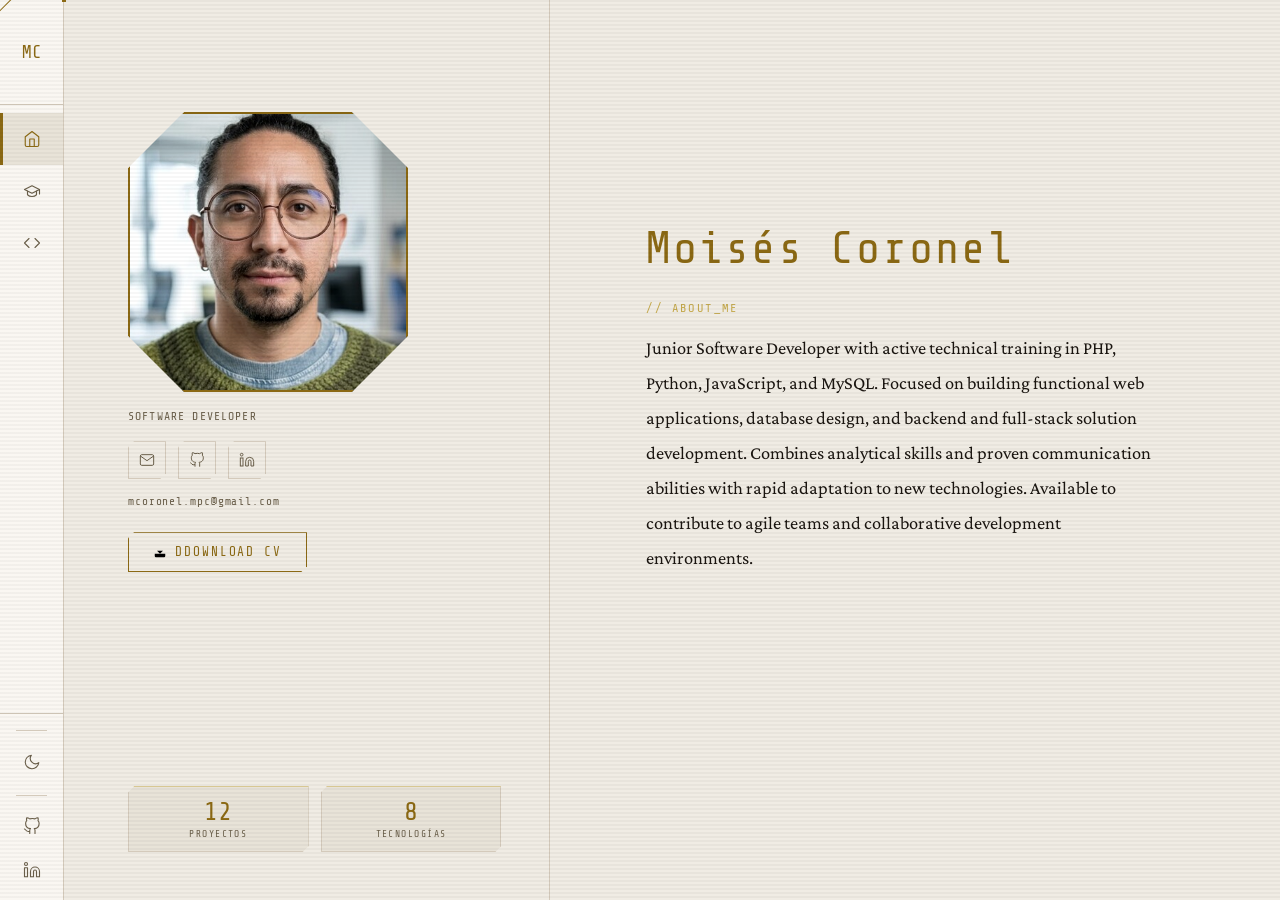
<file: index.html>
<!-- ════════════════ ARCHIVO: index.html ════════════════ -->
<!DOCTYPE html>
<html lang="es" data-theme="">
<head>
  <meta charset="UTF-8">
  <meta name="viewport" content="width=device-width, initial-scale=1.0">
  <title>Moises Coronel — Portfolio</title>
  <meta name="description" content="Portafolio personal de Tu Nombre. Aspiring Data Analyst y Software Developer con background en educación.">

  <!-- Open Graph -->
  <meta property="og:title"       content="Moises Coronel — Portfolio">
  <meta property="og:description" content="Software Developer">
  <meta property="og:image"       content="assets/photo.jpg">
  <meta property="og:url"         content="https://tu-usuario.github.io">
  <meta property="og:type"        content="website">

  <!-- Twitter Card -->
  <meta name="twitter:card"        content="summary_large_image">
  <meta name="twitter:title"       content="Moises Coronel — Portfolio">
  <meta name="twitter:description" content="Software Developer">

  <link rel="icon" href="data:image/svg+xml,<svg xmlns='http://www.w3.org/2000/svg' viewBox='0 0 32 32'><rect width='32' height='32' fill='%23080808'/><text x='4' y='24' font-size='20' font-family='monospace' fill='%23c8a96e'>∴</text></svg>">
  <link rel="stylesheet" href="style.css">
</head>
<body id="page-home">

  <!-- Custom cursor (desktop) -->
  <div id="cursor" aria-hidden="true"></div>
  <div id="cursor-dot" aria-hidden="true"></div>

  <!-- Sidebar navigation -->
  <aside id="sidebar" aria-label="Navegación principal"></aside>

  <!-- Mobile bottom navigation -->
  <nav id="mobile-nav" aria-label="Navegación móvil"></nav>

  <!-- Main content injected by JS -->
  <main class="main-content" id="home-root" role="main"></main>

  <script src="data.js" defer></script>
  <script src="script.js" defer></script>
</body>
</html>
</file>
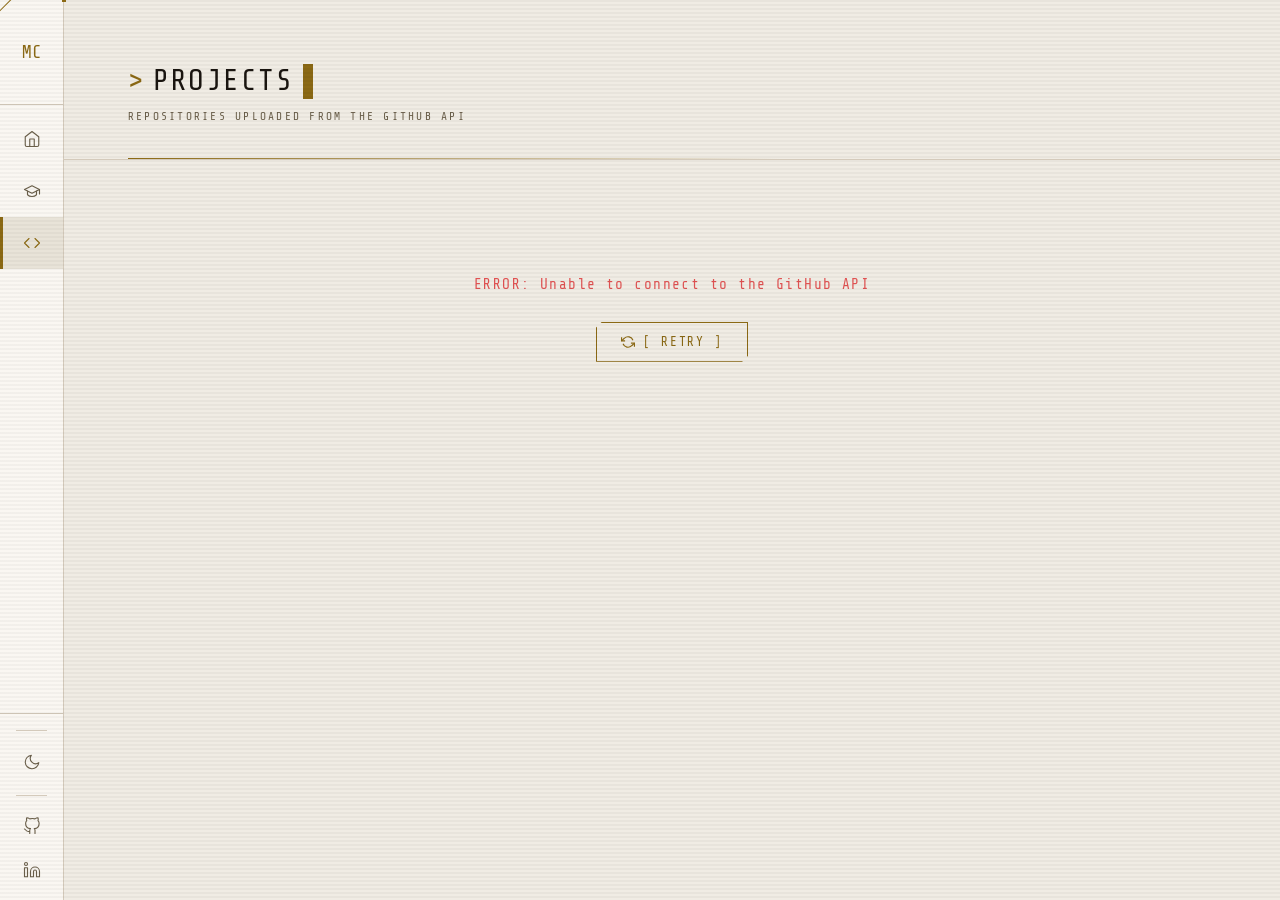
<file: projects.html>
<!-- ════════════════ ARCHIVO: projects.html ════════════════ -->
<!DOCTYPE html>
<html lang="es" data-theme="">
<head>
  <meta charset="UTF-8">
  <meta name="viewport" content="width=device-width, initial-scale=1.0">
  <title>Projects | Moises Coronel</title>
  <meta name="description" content="Proyectos y repositorios de Tu Nombre en GitHub. Análisis de datos, desarrollo web y más.">

  <!-- Open Graph -->
  <meta property="og:title"       content="Projects | Moises Coronel">
  <meta property="og:description" content="Featured GitHub repositories and projects.">
  <meta property="og:image"       content="assets/photo.jpg">
  <meta property="og:url"         content="https://tu-usuario.github.io/projects.html">
  <meta property="og:type"        content="website">

  <!-- Twitter Card -->
  <meta name="twitter:card"        content="summary_large_image">
  <meta name="twitter:title"       content="Projects | Moises Coronel">
  <meta name="twitter:description" content="Featured GitHub repositories and projects.">

  <link rel="icon" href="data:image/svg+xml,<svg xmlns='http://www.w3.org/2000/svg' viewBox='0 0 32 32'><rect width='32' height='32' fill='%23080808'/><text x='4' y='24' font-size='20' font-family='monospace' fill='%23c8a96e'>∴</text></svg>">
  <link rel="stylesheet" href="style.css">
</head>
<body id="page-projects">

  <!-- Custom cursor (desktop) -->
  <div id="cursor" aria-hidden="true"></div>
  <div id="cursor-dot" aria-hidden="true"></div>

  <!-- Sidebar navigation -->
  <aside id="sidebar" aria-label="Navegación principal"></aside>

  <!-- Mobile bottom navigation -->
  <nav id="mobile-nav" aria-label="Navegación móvil"></nav>

  <main class="main-content" role="main">

    <!-- Page header -->
    <header class="page-header">
      <div class="terminal-label">
        <span class="prompt">&gt;</span>
        PROJECTS
        <span class="terminal-cursor" aria-hidden="true"></span>
      </div>
      <p class="label">Repositories uploaded from the GitHub API</p>
    </header>

    <!-- Projects grid -->
    <div class="projects-content">

      <!-- Error state (hidden by default) -->
      <div class="error-state" id="error-state" role="alert">
        <p class="error-text">ERROR: Unable to connect to the GitHub API</p>
        <button class="btn" id="retry-btn">
          <svg viewBox="0 0 24 24" stroke="currentColor" fill="none" stroke-width="2" width="14" height="14">
            <polyline points="1 4 1 10 7 10"/><polyline points="23 20 23 14 17 14"/>
            <path d="M20.49 9A9 9 0 005.64 5.64L1 10m22 4l-4.64 4.36A9 9 0 013.51 15"/>
          </svg>
          [ RETRY ]
        </button>
      </div>

      <!-- Cards grid -->
      <div class="projects-grid" id="projects-grid">
        <!-- Populated by JS -->
      </div>

    </div>

  </main>

  <script src="data.js" defer></script>
  <script src="script.js" defer></script>
</body>
</html>
</file>
<file: style.css>
/* ════════════════ ARCHIVO: style.css ════════════════ */

@import url('https://fonts.googleapis.com/css2?family=Share+Tech+Mono&family=Crimson+Pro:ital,wght@0,300;0,400;0,600;1,300;1,400&display=swap');

/* ─── CSS CUSTOM PROPERTIES ─── */
:root {
  --bg-primary:     #080808;
  --bg-surface:     #111111;
  --bg-elevated:    #1a1a1a;
  --accent:         #c8a96e;
  --accent-dim:     #8a7040;
  --text-primary:   #e8e0d0;
  --text-secondary: #7a7060;
  --border:         #2a2520;
  --glow:           rgba(200, 169, 110, 0.15);
  --glow-strong:    rgba(200, 169, 110, 0.3);
  --sidebar-w:      64px;
  --sidebar-w-open: 220px;
  --transition:     0.35s cubic-bezier(0.4, 0, 0.2, 1);
  --font-mono:      'Share Tech Mono', monospace;
  --font-serif:     'Crimson Pro', Georgia, serif;
  --clip-corner:    polygon(10px 0%, 100% 0%, 100% calc(100% - 10px), calc(100% - 10px) 100%, 0% 100%, 0% 10px);
  --clip-corner-sm: polygon(6px 0%, 100% 0%, 100% calc(100% - 6px), calc(100% - 6px) 100%, 0% 100%, 0% 6px);
}

[data-theme="light"] {
  --bg-primary:     #f0ece4;
  --bg-surface:     #faf7f2;
  --bg-elevated:    #e8e3d8;
  --accent:         #8b6914;
  --accent-dim:     #c4a84a;
  --text-primary:   #1a1510;
  --text-secondary: #6a5f4a;
  --border:         #d4cabb;
  --glow:           rgba(139, 105, 20, 0.1);
  --glow-strong:    rgba(139, 105, 20, 0.2);
}

/* ─── RESET & BASE ─── */
*, *::before, *::after {
  box-sizing: border-box;
  margin: 0;
  padding: 0;
}

html {
  scroll-behavior: smooth;
  font-size: 16px;
}

body {
  font-family: var(--font-serif);
  background-color: var(--bg-primary);
  color: var(--text-primary);
  min-height: 100vh;
  cursor: none;
  transition: background-color 0.4s ease, color 0.4s ease;
  padding-left: var(--sidebar-w);
  overflow-x: hidden;
  position: relative;
}

/* ─── SCANLINES EFFECT ─── */
body::before {
  content: '';
  position: fixed;
  inset: 0;
  background: repeating-linear-gradient(
    0deg,
    transparent,
    transparent 2px,
    rgba(0, 0, 0, 0.03) 2px,
    rgba(0, 0, 0, 0.03) 4px
  );
  pointer-events: none;
  z-index: 9999;
  animation: scanlineMove 8s linear infinite;
}

@keyframes scanlineMove {
  from { background-position: 0 0; }
  to   { background-position: 0 100px; }
}

/* ─── CUSTOM CURSOR ─── */
#cursor {
  position: fixed;
  width: 16px;
  height: 16px;
  border: 1.5px solid var(--accent);
  transform: translate(-50%, -50%) rotate(45deg);
  pointer-events: none;
  z-index: 99999;
  transition: transform 0.1s ease, opacity 0.2s ease;
  mix-blend-mode: normal;
}

#cursor-dot {
  position: fixed;
  width: 4px;
  height: 4px;
  background: var(--accent);
  transform: translate(-50%, -50%);
  pointer-events: none;
  z-index: 99999;
  transition: transform 0.05s ease;
}

body:hover #cursor { opacity: 1; }

/* ─── TYPOGRAPHY ─── */
h1 {
  font-family: var(--font-mono);
  font-size: clamp(1.8rem, 4vw, 2.8rem);
  letter-spacing: 0.05em;
  color: var(--accent);
  font-weight: 400;
  line-height: 1.1;
}

h2 {
  font-family: var(--font-mono);
  font-size: 1.1rem;
  letter-spacing: 0.15em;
  text-transform: uppercase;
  color: var(--text-secondary);
  font-weight: 400;
}

h3 {
  font-family: var(--font-mono);
  font-size: 1rem;
  color: var(--accent);
  font-weight: 400;
  letter-spacing: 0.05em;
}

p {
  font-family: var(--font-serif);
  font-size: 1.1rem;
  line-height: 1.8;
  color: var(--text-primary);
}

a {
  color: var(--accent);
  text-decoration: none;
  transition: color var(--transition);
}

/* ─── SECTION DIVIDER ─── */
.section-divider {
  border: none;
  height: 1px;
  background: linear-gradient(90deg, transparent, var(--accent), transparent);
  margin: 2.5rem 0;
  opacity: 0.4;
}

/* ─── LABEL / BADGE ─── */
.label {
  font-family: var(--font-mono);
  font-size: 0.7rem;
  letter-spacing: 0.2em;
  text-transform: uppercase;
  color: var(--text-secondary);
}

.tag-label {
  font-family: var(--font-mono);
  font-size: 0.75rem;
  letter-spacing: 0.12em;
  text-transform: uppercase;
  color: var(--accent);
  display: inline-block;
}

/* ─── CLIP-PATH CARD ─── */
.card {
  background: var(--bg-surface);
  border: 1px solid var(--border);
  border-top: 1px solid var(--accent);
  clip-path: var(--clip-corner);
  padding: 1.5rem;
  transition: background var(--transition), box-shadow var(--transition), transform var(--transition);
}

.card:hover {
  background: var(--bg-elevated);
  box-shadow: 0 0 20px var(--glow);
}

/* ─── BUTTON ─── */
.btn {
  display: inline-flex;
  align-items: center;
  gap: 0.5rem;
  font-family: var(--font-mono);
  font-size: 0.8rem;
  letter-spacing: 0.15em;
  text-transform: uppercase;
  padding: 0.75rem 1.5rem;
  border: 1px solid var(--accent);
  color: var(--accent);
  background: transparent;
  clip-path: var(--clip-corner-sm);
  cursor: none;
  transition: background var(--transition), color var(--transition), box-shadow var(--transition);
  text-decoration: none;
  position: relative;
  overflow: hidden;
}

.btn:hover {
  background: var(--accent);
  color: var(--bg-primary);
  box-shadow: 0 0 20px var(--glow-strong);
}

.btn svg {
  width: 14px;
  height: 14px;
  flex-shrink: 0;
}

/* Ripple effect */
.btn .ripple {
  position: absolute;
  border-radius: 50%;
  background: rgba(255,255,255,0.25);
  transform: scale(0);
  animation: ripple-anim 0.6s linear;
  pointer-events: none;
}

@keyframes ripple-anim {
  to { transform: scale(4); opacity: 0; }
}

/* ─── SIDEBAR ─── */
#sidebar {
  position: fixed;
  left: 0;
  top: 0;
  height: 100vh;
  width: var(--sidebar-w);
  background: var(--bg-surface);
  border-right: 1px solid var(--border);
  display: flex;
  flex-direction: column;
  align-items: flex-start;
  z-index: 1000;
  overflow: hidden;
  transition: width var(--transition), box-shadow var(--transition);
}

#sidebar:hover {
  width: var(--sidebar-w-open);
  box-shadow: 4px 0 30px rgba(0,0,0,0.4);
}

.sidebar-logo {
  width: 100%;
  padding: 1.25rem 0;
  display: flex;
  align-items: center;
  min-height: 64px;
  border-bottom: 1px solid var(--border);
  text-decoration: none;
  overflow: hidden;
  flex-shrink: 0;
}

.sidebar-logo-icon {
  width: 64px;
  height: 64px;
  display: flex;
  align-items: center;
  justify-content: center;
  flex-shrink: 0;
  font-family: var(--font-mono);
  font-size: 1.1rem;
  color: var(--accent);
}

.sidebar-logo-text {
  font-family: var(--font-mono);
  font-size: 0.7rem;
  letter-spacing: 0.15em;
  color: var(--accent);
  white-space: nowrap;
  opacity: 0;
  transition: opacity 0.2s ease 0.1s;
  text-transform: uppercase;
}

#sidebar:hover .sidebar-logo-text {
  opacity: 1;
}

/* ─── SIDEBAR NAV ─── */
.sidebar-nav {
  flex: 1;
  width: 100%;
  padding: 0.5rem 0;
  overflow-y: auto;
  overflow-x: hidden;
}

.sidebar-nav::-webkit-scrollbar { display: none; }

.nav-item {
  display: flex;
  align-items: center;
  width: 100%;
  min-height: 52px;
  text-decoration: none;
  color: var(--text-secondary);
  position: relative;
  transition: color var(--transition), background var(--transition);
  overflow: hidden;
}

.nav-item::before {
  content: '';
  position: absolute;
  left: 0;
  top: 0;
  bottom: 0;
  width: 3px;
  background: var(--accent);
  transform: scaleY(0);
  transition: transform var(--transition);
}

.nav-item:hover,
.nav-item.active {
  color: var(--accent);
  background: var(--bg-elevated);
}

.nav-item:hover::before,
.nav-item.active::before {
  transform: scaleY(1);
}

.nav-item.active {
  color: var(--accent);
}

.nav-icon {
  width: 64px;
  height: 52px;
  display: flex;
  align-items: center;
  justify-content: center;
  flex-shrink: 0;
  transition: transform var(--transition);
}

.nav-item:hover .nav-icon {
  transform: translateX(2px);
}

.nav-icon svg {
  width: 18px;
  height: 18px;
  stroke: currentColor;
  fill: none;
  stroke-width: 1.5;
  stroke-linecap: round;
  stroke-linejoin: round;
}

.nav-label {
  font-family: var(--font-mono);
  font-size: 0.7rem;
  letter-spacing: 0.15em;
  text-transform: uppercase;
  white-space: nowrap;
  opacity: 0;
  transition: opacity 0.2s ease 0.1s;
}

#sidebar:hover .nav-label {
  opacity: 1;
}

/* ─── SIDEBAR FOOTER ─── */
.sidebar-footer {
  width: 100%;
  border-top: 1px solid var(--border);
  padding: 0.5rem 0;
  flex-shrink: 0;
}

.sidebar-separator {
  height: 1px;
  background: var(--border);
  margin: 0.5rem 1rem;
}

/* Theme toggle */
.theme-toggle {
  display: flex;
  align-items: center;
  width: 100%;
  min-height: 48px;
  background: none;
  border: none;
  color: var(--text-secondary);
  cursor: none;
  transition: color var(--transition), background var(--transition);
  overflow: hidden;
}

.theme-toggle:hover {
  color: var(--accent);
  background: var(--bg-elevated);
}

.theme-toggle .nav-icon {
  height: 48px;
}

/* Social links */
.sidebar-social {
  display: flex;
  flex-direction: column;
}

.social-link {
  display: flex;
  align-items: center;
  width: 100%;
  min-height: 44px;
  color: var(--text-secondary);
  text-decoration: none;
  transition: color var(--transition), background var(--transition);
  overflow: hidden;
}

.social-link:hover {
  color: var(--accent);
  background: var(--bg-elevated);
}

.social-link .nav-icon {
  height: 44px;
  width: 64px;
}

.social-link .nav-label {
  font-size: 0.65rem;
}

/* ─── MAIN CONTENT ─── */
.main-content {
  min-height: 100vh;
  padding: 0;
}

/* ─── PAGE HEADER ─── */
.page-header {
  padding: 4rem 4rem 2rem;
  border-bottom: 1px solid var(--border);
  position: relative;
  overflow: hidden;
}

.page-header::after {
  content: '';
  position: absolute;
  bottom: 0;
  left: 4rem;
  right: 4rem;
  height: 1px;
  background: linear-gradient(90deg, var(--accent) 0%, transparent 60%);
}

.terminal-label {
  font-family: var(--font-mono);
  font-size: clamp(1.2rem, 3vw, 1.8rem);
  color: var(--text-primary);
  letter-spacing: 0.05em;
  display: flex;
  align-items: center;
  gap: 0.5rem;
  margin-bottom: 0.5rem;
}

.terminal-label .prompt {
  color: var(--accent);
}

.terminal-cursor {
  display: inline-block;
  width: 10px;
  height: 1.2em;
  background: var(--accent);
  vertical-align: middle;
  animation: blink 1s step-end infinite;
  margin-left: 2px;
}

@keyframes blink {
  0%, 100% { opacity: 1; }
  50%       { opacity: 0; }
}

/* ═══════════════════════════════════════
   HOME PAGE
═══════════════════════════════════════ */

.home-layout {
  display: grid;
  grid-template-columns: 40% 60%;
  min-height: 100vh;
}

/* Left panel */
.home-left {
  padding: 7rem 3rem 3rem 4rem;
  border-right: 1px solid var(--border);
  display: flex;
  flex-direction: column;
  align-items: flex-start;
  gap: 1rem;
  position: sticky;
  top: 0;
  height: 100vh;
  overflow-y: auto;
  overflow-x: hidden;
}

.home-left::-webkit-scrollbar { width: 2px; }
.home-left::-webkit-scrollbar-track { background: transparent; }
.home-left::-webkit-scrollbar-thumb { background: var(--accent-dim); }

/* Profile photo */
.profile-photo-wrapper {
  position: relative;
  display: block;
  overflow: hidden;
  width: 280px;   
  height: 280px;
  flex-shrink: 0;
  clip-path: polygon(20% 0%, 80% 0%, 100% 20%, 100% 80%, 80% 100%, 20% 100%, 0% 80%, 0% 20%);
  
}

.profile-photo {
  width: 280px;
  height: 280px;
  object-fit: cover;
  object-position: center center;
  display: block;
  filter: grayscale(20%) contrast(1.05);
  transition: filter var(--transition), box-shadow var(--transition);
  border: none;
}

.profile-photo-wrapper::after {
  content: '';
  position: absolute;
  inset: 0;
  clip-path: polygon(20% 0%, 80% 0%, 100% 20%, 100% 80%, 80% 100%, 20% 100%, 0% 80%, 0% 20%);
  box-shadow: inset 0 0 0 2px var(--accent);
  pointer-events: none;
  transition: box-shadow var(--transition);
}

.profile-photo-wrapper:hover .profile-photo {
  filter: grayscale(0%) contrast(1.1);
}

.profile-photo-wrapper:hover::after {
  box-shadow: inset 0 0 0 2px var(--accent), 0 0 30px var(--glow-strong);
}

.profile-photo-placeholder {
  width: 250px;
  height: 2500px;
  background: var(--bg-elevated);
  display: flex;
  align-items: center;
  justify-content: center;
}

.profile-photo-placeholder svg {
  width: 60px;
  height: 60px;
  stroke: var(--accent-dim);
  fill: none;
  stroke-width: 1;
}

/* Name & title */
.profile-name {
  animation: flicker 5s ease-in-out infinite;
  margin-bottom: -0.25rem;
}

@keyframes flicker {
  0%, 19%, 21%, 23%, 25%, 54%, 56%, 100% { opacity: 1; }
  20%, 24%, 55% { opacity: 0.95; }
}

.profile-title {
  font-family: var(--font-mono);
  font-size: 0.72rem;
  letter-spacing: 0.1em;
  color: var(--text-secondary);
  line-height: 1.5;
  text-transform: uppercase;
  max-width: 280px;
}

/* Contact icons */
.contact-icons {
  display: flex;
  gap: 0.75rem;
  align-items: center;
  flex-wrap: wrap;
}

.contact-icon-link {
  display: flex;
  align-items: center;
  justify-content: center;
  width: 38px;
  height: 38px;
  border: 1px solid var(--border);
  color: var(--text-secondary);
  clip-path: var(--clip-corner-sm);
  transition: color var(--transition), border-color var(--transition), background var(--transition), box-shadow var(--transition);
}

.contact-icon-link:hover {
  color: var(--accent);
  border-color: var(--accent);
  background: var(--bg-elevated);
  box-shadow: 0 0 10px var(--glow);
}

.contact-icon-link svg {
  width: 16px;
  height: 16px;
  stroke: currentColor;
  fill: none;
  stroke-width: 1.5;
}

/* Email label */
.email-label {
  font-family: var(--font-mono);
  font-size: 0.7rem;
  color: var(--text-secondary);
  letter-spacing: 0.08em;
}

/* CV button */
.btn-cv {
  margin-top: 0.5rem;
}

/* Stats row */
.stats-grid {
  display: grid;
  grid-template-columns: 1fr 1fr;
  gap: 0.75rem;
  width: 100%;
  margin-top: auto;
}

.stat-card {
  background: var(--bg-elevated);
  border: 1px solid var(--border);
  border-top: 1px solid var(--accent-dim);
  clip-path: var(--clip-corner-sm);
  padding: 0.75rem 1rem;
  text-align: center;
}

.stat-value {
  font-family: var(--font-mono);
  font-size: 1.6rem;
  color: var(--accent);
  line-height: 1;
  display: block;
}

.stat-label {
  font-family: var(--font-mono);
  font-size: 0.6rem;
  letter-spacing: 0.15em;
  text-transform: uppercase;
  color: var(--text-secondary);
  display: block;
  margin-top: 0.25rem;
}

/* Right panel */
.home-right {
  padding: 7rem 4rem 4rem 3rem;
  display: flex;
  flex-direction: column;
  gap: 2rem;
}

.section-tag {
  font-family: var(--font-mono);
  font-size: 0.75rem;
  letter-spacing: 0.2em;
  color: var(--accent-dim);
  text-transform: uppercase;
  margin-bottom: 1rem;
  display: block;
}

.about-text {
  font-size: 1.15rem;
  line-height: 1.9;
  color: var(--text-primary);
}

/* ═══════════════════════════════════════
   CONTACT FORM
═══════════════════════════════════════ */

.contact-section {
  padding-top: 3rem;
  border-top: 1px solid var(--border);
}

.contact-section h2 {
  margin-bottom: 2rem;
}

.contact-form {
  display: flex;
  flex-direction: column;
  gap: 1.5rem;
  max-width: 560px;
}

.form-group {
  position: relative;
}

.form-group label {
  position: absolute;
  top: 0.75rem;
  left: 0;
  font-family: var(--font-mono);
  font-size: 0.7rem;
  letter-spacing: 0.15em;
  text-transform: uppercase;
  color: var(--text-secondary);
  transition: top 0.25s ease, font-size 0.25s ease, color 0.25s ease;
  pointer-events: none;
}

.form-group input,
.form-group textarea {
  width: 100%;
  background: transparent;
  border: none;
  border-bottom: 1px solid var(--border);
  color: var(--text-primary);
  font-family: var(--font-serif);
  font-size: 1rem;
  padding: 0.75rem 0 0.5rem;
  outline: none;
  transition: border-color var(--transition);
  caret-color: var(--accent);
}

.form-group textarea {
  resize: vertical;
  min-height: 100px;
}

.form-group input:focus,
.form-group textarea:focus {
  border-bottom-color: var(--accent);
}

.form-group input:focus + label,
.form-group input:not(:placeholder-shown) + label,
.form-group textarea:focus + label,
.form-group textarea:not(:placeholder-shown) + label {
  top: -1rem;
  font-size: 0.6rem;
  color: var(--accent);
}

/* Floating label: inputs use placeholder=" " trick */
.form-group input::placeholder,
.form-group textarea::placeholder {
  color: transparent;
}

.form-group input:focus::placeholder,
.form-group textarea:focus::placeholder {
  color: transparent;
}

.form-underline {
  position: absolute;
  bottom: 0;
  left: 0;
  width: 0;
  height: 1px;
  background: var(--accent);
  transition: width 0.3s ease;
}

.form-group input:focus ~ .form-underline,
.form-group textarea:focus ~ .form-underline {
  width: 100%;
}

.form-status {
  font-family: var(--font-mono);
  font-size: 0.8rem;
  letter-spacing: 0.15em;
  text-transform: uppercase;
  min-height: 1.5rem;
  color: var(--accent);
}

.form-status.sending {
  animation: blink 0.8s step-end infinite;
}

.form-status.error {
  color: #e05252;
}

/* ═══════════════════════════════════════
   EDUCATION PAGE
═══════════════════════════════════════ */

.education-layout {
  padding: 3rem 4rem;
  display: grid;
  grid-template-columns: 1fr 1fr;
  gap: 4rem;
  align-items: start;
}

/* Timeline */
.timeline {
  display: flex;
  flex-direction: column;
  gap: 0;
  position: relative;
}

.timeline::before {
  content: '';
  position: absolute;
  left: 0;
  top: 1.5rem;
  bottom: 1.5rem;
  width: 1px;
  background: linear-gradient(to bottom, var(--accent), var(--accent-dim), transparent);
}

.timeline-item {
  padding: 1.25rem 0 1.25rem 2rem;
  position: relative;
  cursor: none;
  transition: background var(--transition);
  border-radius: 0;
}

.timeline-item::before {
  content: '';
  position: absolute;
  left: -4px;
  top: 1.9rem;
  width: 9px;
  height: 9px;
  background: var(--accent);
  clip-path: polygon(50% 0%, 100% 50%, 50% 100%, 0% 50%);
  transition: transform var(--transition), box-shadow var(--transition);
}

.timeline-item:hover::before {
  transform: rotate(45deg) scale(1.3);
  box-shadow: 0 0 8px var(--glow-strong);
}

.timeline-item:hover {
  background: var(--bg-elevated);
}

.timeline-year {
  font-family: var(--font-mono);
  font-size: 0.72rem;
  color: var(--accent);
  letter-spacing: 0.15em;
  margin-bottom: 0.3rem;
}

.timeline-title {
  font-family: var(--font-serif);
  font-size: 1.1rem;
  color: var(--text-primary);
  font-weight: 600;
  margin-bottom: 0.2rem;
}

.timeline-institution {
  font-family: var(--font-mono);
  font-size: 0.7rem;
  color: var(--text-secondary);
  letter-spacing: 0.08em;
  display: flex;
  align-items: center;
  gap: 0.4rem;
}

.timeline-institution svg {
  width: 11px;
  height: 11px;
  stroke: currentColor;
  fill: none;
  stroke-width: 1.5;
  flex-shrink: 0;
}

/* Certifications */
.cert-list {
  display: flex;
  flex-direction: column;
  gap: 0.5rem;
}

.cert-item {
  display: flex;
  align-items: center;
  gap: 1rem;
  padding: 1rem 1.25rem;
  background: var(--bg-surface);
  border: 1px solid var(--border);
  border-top: 1px solid var(--accent-dim);
  clip-path: var(--clip-corner-sm);
  cursor: none;
  transition: background var(--transition), border-color var(--transition), box-shadow var(--transition);
  position: relative;
}

.cert-item:hover {
  background: var(--bg-elevated);
  border-top-color: var(--accent);
  box-shadow: 0 0 15px var(--glow);
}

.cert-icon {
  width: 32px;
  height: 32px;
  flex-shrink: 0;
  stroke: var(--accent);
  fill: none;
  stroke-width: 1.2;
}

.cert-info {
  flex: 1;
  min-width: 0;
}

.cert-name {
  font-family: var(--font-serif);
  font-size: 1rem;
  color: var(--text-primary);
  font-weight: 600;
  display: block;
  line-height: 1.3;
}

.cert-meta {
  font-family: var(--font-mono);
  font-size: 0.65rem;
  color: var(--text-secondary);
  letter-spacing: 0.1em;
  margin-top: 0.2rem;
  display: block;
}

/* Cert tooltip */
.cert-tooltip {
  position: fixed;
  z-index: 5000;
  width: 260px;
  pointer-events: none;
  opacity: 0;
  transform: scale(0.92) translateY(4px);
  transition: opacity 0.2s ease, transform 0.2s ease;
}

.cert-tooltip.visible {
  opacity: 1;
  transform: scale(1) translateY(0);
}

.cert-tooltip img {
  width: 100%;
  height: auto;
  display: block;
  clip-path: var(--clip-corner-sm);
  border: 1px solid var(--accent);
  box-shadow: 0 8px 30px rgba(0,0,0,0.6), 0 0 20px var(--glow);
}

/* Cert modal (mobile) */
.cert-modal-overlay {
  position: fixed;
  inset: 0;
  background: rgba(0,0,0,0.92);
  z-index: 10000;
  display: flex;
  align-items: center;
  justify-content: center;
  padding: 2rem;
  opacity: 0;
  transition: opacity 0.25s ease;
  pointer-events: none;
}

.cert-modal-overlay.open {
  opacity: 1;
  pointer-events: all;
}

.cert-modal-content {
  position: relative;
  max-width: 90vw;
  max-height: 90vh;
}

.cert-modal-content img {
  max-width: 100%;
  max-height: 80vh;
  clip-path: var(--clip-corner);
  border: 1px solid var(--accent);
}

.cert-modal-close {
  position: absolute;
  top: -2.5rem;
  right: 0;
  background: none;
  border: 1px solid var(--accent);
  color: var(--accent);
  font-family: var(--font-mono);
  font-size: 0.7rem;
  letter-spacing: 0.1em;
  padding: 0.3rem 0.75rem;
  cursor: none;
  clip-path: var(--clip-corner-sm);
  transition: background var(--transition), color var(--transition);
}

.cert-modal-close:hover {
  background: var(--accent);
  color: var(--bg-primary);
}

/* ═══════════════════════════════════════
   PROJECTS PAGE
═══════════════════════════════════════ */

.projects-content {
  padding: 3rem 4rem;
}
.project-screenshot {
  width: 100%;
  height: 140px;
  overflow: hidden;
  clip-path: var(--clip-corner-sm);
  border: 1px solid var(--border);
  margin-bottom: 0.25rem;
}

.project-screenshot img {
  width: 100%;
  height: 100%;
  object-fit: cover;
  object-position: top center;
  display: block;
  filter: grayscale(20%) contrast(1.05);
  transition: filter var(--transition), transform var(--transition);
}

.project-card:hover .project-screenshot img {
  filter: grayscale(0%) contrast(1.1);
  transform: scale(1.03);
}
/* Skeleton loader */
.projects-grid {
  display: grid;
  grid-template-columns: repeat(3, 1fr);
  gap: 1.25rem;
}

.skeleton-card {
  background: var(--bg-surface);
  border: 1px solid var(--border);
  clip-path: var(--clip-corner);
  padding: 1.5rem;
  height: 180px;
  overflow: hidden;
  position: relative;
}

.skeleton-card::after {
  content: '';
  position: absolute;
  inset: 0;
  background: linear-gradient(90deg, transparent 0%, var(--bg-elevated) 50%, transparent 100%);
  animation: shimmer 1.5s infinite;
}

@keyframes shimmer {
  from { transform: translateX(-100%); }
  to   { transform: translateX(100%); }
}

/* Project cards */
.project-card {
  background: var(--bg-surface);
  border: 1px solid var(--border);
  border-top: 1px solid var(--accent);
  clip-path: var(--clip-corner);
  padding: 1.25rem;
  display: flex;
  flex-direction: column;
  gap: 0.75rem;
  position: relative;
  transition: background var(--transition), box-shadow var(--transition);
}

.project-card.featured {
  border-top-color: var(--accent);
  box-shadow: 0 0 10px var(--glow);
}

.project-card:hover {
  background: var(--bg-elevated);
  box-shadow: 0 4px 25px var(--glow);
}

.featured-badge {
  position: absolute;
  top: 0;
  right: 0;
  font-family: var(--font-mono);
  font-size: 0.55rem;
  letter-spacing: 0.15em;
  text-transform: uppercase;
  color: var(--bg-primary);
  background: var(--accent);
  padding: 0.15rem 0.5rem;
  clip-path: polygon(0 0, 100% 0, 100% 100%, 6px 100%);
}

.project-repo-name {
  font-family: var(--font-mono);
  font-size: 0.9rem;
  color: var(--accent);
  letter-spacing: 0.05em;
  cursor: none;
  display: inline-flex;
  align-items: center;
  gap: 0.4rem;
  transition: color var(--transition);
  background: none;
  border: none;
  padding: 0;
  text-align: left;
}

.project-repo-name:hover {
  color: var(--text-primary);
}

.project-repo-name svg {
  width: 12px;
  height: 12px;
  stroke: currentColor;
  fill: none;
  stroke-width: 2;
  transition: transform var(--transition);
}

.project-repo-name:hover svg {
  transform: rotate(90deg);
}

.project-description {
  font-family: var(--font-serif);
  font-size: 0.9rem;
  line-height: 1.5;
  color: var(--text-secondary);
  flex: 1;
  display: -webkit-box;
  -webkit-line-clamp: 3;
  -webkit-box-orient: vertical;
  overflow: hidden;
}

.project-card-footer {
  display: flex;
  align-items: center;
  gap: 1rem;
  margin-top: auto;
}

.lang-badge {
  display: inline-flex;
  align-items: center;
  gap: 0.35rem;
  font-family: var(--font-mono);
  font-size: 0.65rem;
  letter-spacing: 0.1em;
  color: var(--text-secondary);
}

.lang-dot {
  width: 8px;
  height: 8px;
  border-radius: 50%;
  flex-shrink: 0;
}

.project-stats {
  display: flex;
  gap: 0.75rem;
  margin-left: auto;
}

.project-stat {
  font-family: var(--font-mono);
  font-size: 0.65rem;
  color: var(--text-secondary);
  display: flex;
  align-items: center;
  gap: 0.2rem;
}

/* Project dropdown */
.project-dropdown {
  position: absolute;
  bottom: calc(100% + 4px);
  left: 0;
  right: 0;
  background: var(--bg-surface);
  border: 1px solid var(--accent);
  clip-path: var(--clip-corner-sm);
  z-index: 100;
  overflow: hidden;
  opacity: 0;
  transform: translateY(4px);
  pointer-events: none;
  transition: opacity 0.2s ease, transform 0.2s ease;
  box-shadow: 0 4px 20px var(--glow);
}

.project-dropdown.open {
  opacity: 1;
  transform: translateY(0);
  pointer-events: all;
}

.dropdown-link {
  display: flex;
  align-items: center;
  gap: 0.75rem;
  padding: 0.7rem 1rem;
  font-family: var(--font-mono);
  font-size: 0.7rem;
  letter-spacing: 0.1em;
  text-transform: uppercase;
  color: var(--text-secondary);
  text-decoration: none;
  transition: background var(--transition), color var(--transition);
  border-bottom: 1px solid var(--border);
}

.dropdown-link:last-child {
  border-bottom: none;
}

.dropdown-link:hover {
  background: var(--bg-elevated);
  color: var(--accent);
}

.dropdown-link svg {
  width: 12px;
  height: 12px;
  stroke: currentColor;
  fill: none;
  stroke-width: 2;
  flex-shrink: 0;
}

/* Error state */
.error-state {
  text-align: center;
  padding: 4rem 2rem;
  display: none;
  flex-direction: column;
  align-items: center;
  gap: 1.5rem;
}

.error-state.visible {
  display: flex;
}

.error-text {
  font-family: var(--font-mono);
  font-size: 0.9rem;
  color: #e05252;
  letter-spacing: 0.1em;
}

/* ═══════════════════════════════════════
   MOBILE BOTTOM NAV
═══════════════════════════════════════ */

#mobile-nav {
  display: none;
  position: fixed;
  bottom: 0;
  left: 0;
  right: 0;
  height: 64px;
  background: var(--bg-surface);
  border-top: 1px solid var(--border);
  z-index: 1000;
  justify-content: space-around;
  align-items: center;
}

.mobile-nav-item {
  display: flex;
  flex-direction: column;
  align-items: center;
  gap: 0.2rem;
  text-decoration: none;
  color: var(--text-secondary);
  padding: 0.5rem;
  transition: color var(--transition);
  flex: 1;
  justify-content: center;
}

.mobile-nav-item.active {
  color: var(--accent);
}

.mobile-nav-item svg {
  width: 20px;
  height: 20px;
  stroke: currentColor;
  fill: none;
  stroke-width: 1.5;
}

.mobile-nav-item span {
  font-family: var(--font-mono);
  font-size: 0.55rem;
  letter-spacing: 0.1em;
  text-transform: uppercase;
}

/* ═══════════════════════════════════════
   RESPONSIVE
═══════════════════════════════════════ */

@media (max-width: 1024px) {
  .projects-grid {
    grid-template-columns: repeat(2, 1fr);
  }
}

@media (max-width: 768px) {
  body {
    padding-left: 0;
    padding-bottom: 64px;
    cursor: auto;
  }

  #sidebar { display: none; }
  #mobile-nav { display: flex; }
  #cursor, #cursor-dot { display: none; }

  .home-layout {
    grid-template-columns: 1fr;
  }

  .home-left {
    position: static;
    height: auto;
    padding: 2.5rem 1.5rem;
    border-right: none;
    border-bottom: 1px solid var(--border);
    align-items: center;
    text-align: center;
  }

  .profile-title {
    max-width: 100%;
  }

  .contact-icons {
    justify-content: center;
  }

  .stats-grid {
    margin-top: 1rem;
  }

  .home-right {
    padding: 2.5rem 1.5rem;
  }

  .education-layout {
    grid-template-columns: 1fr;
    padding: 2rem 1.5rem;
    gap: 2.5rem;
  }

  .projects-grid {
    grid-template-columns: 1fr;
  }

  .projects-content {
    padding: 2rem 1.5rem;
  }

  .page-header {
    padding: 2.5rem 1.5rem 1.5rem;
  }

  .timeline::before {
    left: 0;
  }

  .contact-form {
    max-width: 100%;
  }
}

@media (max-width: 480px) {
  h1 {
    font-size: 1.5rem;
  }

  .terminal-label {
    font-size: 1.1rem;
  }
}

/* ─── UTILITY ─── */
.visually-hidden {
  position: absolute;
  width: 1px;
  height: 1px;
  overflow: hidden;
  clip: rect(0,0,0,0);
}

.fade-in {
  animation: fadeInUp 0.5s ease both;
}

@keyframes fadeInUp {
  from { opacity: 0; transform: translateY(12px); }
  to   { opacity: 1; transform: translateY(0); }
}

[data-delay="1"] { animation-delay: 0.1s; }
[data-delay="2"] { animation-delay: 0.2s; }
[data-delay="3"] { animation-delay: 0.3s; }
[data-delay="4"] { animation-delay: 0.4s; }
[data-delay="5"] { animation-delay: 0.5s; }
[data-delay="6"] { animation-delay: 0.6s; }
</file>
